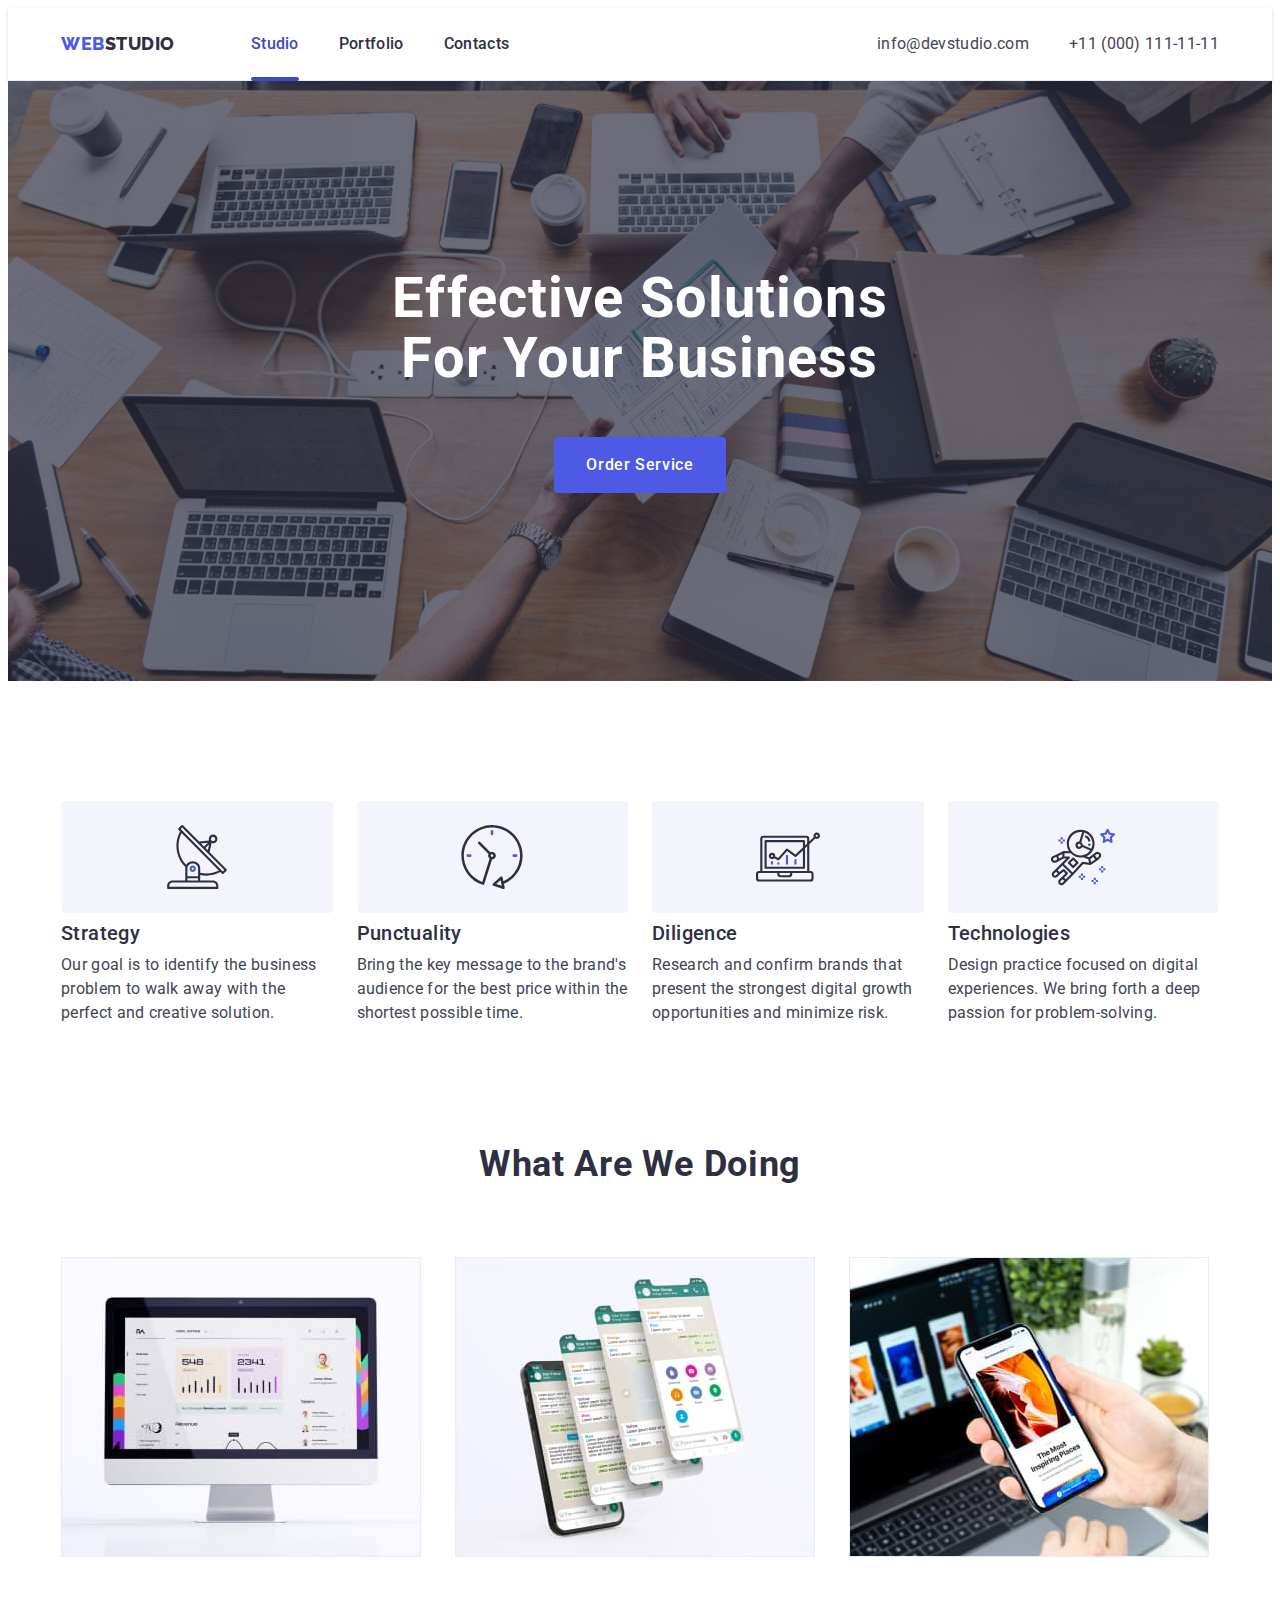
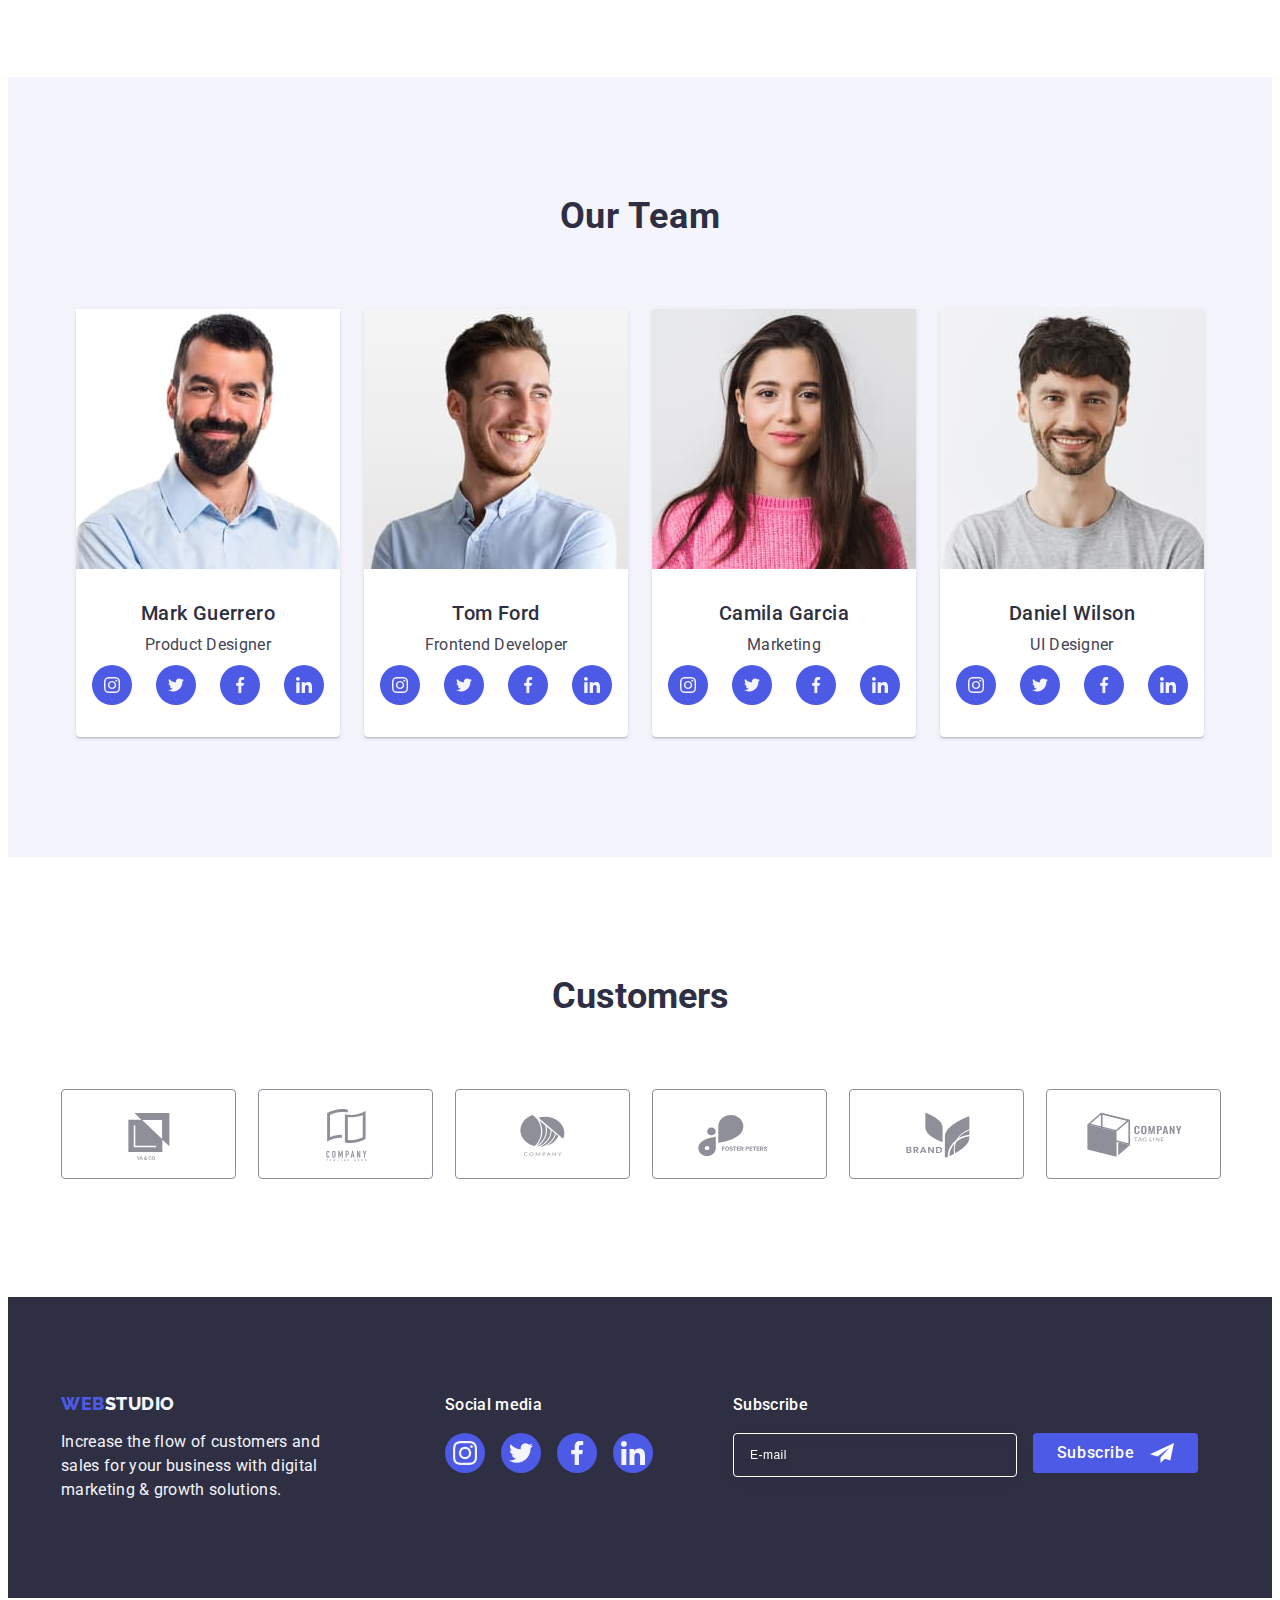
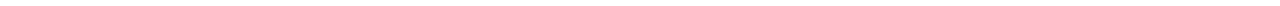
<file: index.html>
<!DOCTYPE html>
<html lang="en">
<head>
    <meta charset="UTF-8">
    <meta http-equiv="X-UA-Compatible" content="IE=edge">
    <meta name="viewport" content="width=device-width, initial-scale=1.0">
    <link rel="preconnect" href="https://fonts.googleapis.com">
    <link rel="preconnect" href="https://fonts.gstatic.com" crossorigin>
    <link href="https://fonts.googleapis.com/css2?family=Raleway:wght@800&family=Roboto:wght@400;500;700;900&display=swap" rel="stylesheet">

    <title>WebStudio</title>
    <link rel="stylesheet" href="https://cdnjs.cloudflare.com/ajax/libs/modern-normalize/2.0.0/modern-normalize.min.css" integrity="sha512-4xo8blKMVCiXpTaLzQSLSw3KFOVPWhm/TRtuPVc4WG6kUgjH6J03IBuG7JZPkcWMxJ5huwaBpOpnwYElP/m6wg==" crossorigin="anonymous" referrerpolicy="no-referrer" />
    <link rel="stylesheet" href="./css/style.css"/>

</head>
<body>
<header class="header">
    <div class="header-container container">
        <nav class="header-nav nav">
            <a class="logo-link link" href="./index.html">Web<span class="logo-studio-span">Studio</span></a>
            
            <ul class="header-menu list">
                <li class="header-menu-item"> <a class="header-menu-link link active" href="./index.html">Studio</a></li>
                <li class="header-menu-item"> <a class="header-menu-link link" href="./portfolio.html">Portfolio</a></li>
                <li class="header-menu-item"> <a class="header-menu-link link" href="">Contacts</a></li>
            </ul>
            </nav> 
<button class="menu-open-btn" data-menu-open>
    <svg class="menu-open-icon" width="32" height="22">
        <use href="./images/icons.svg#menu-hamburger"></use>
    </svg>
</button>
        <address class="header-contact">
            <ul class="header-contact-menu list">
                <li class="header-contact-item">
                    <a class="header-contact-link link" href="mailto:info@devstudio.com">info@devstudio.com</a>
                </li>
                <li class="header-contact-item">
                    <a class="header-contact-link link" href="tel:+110001111111">+11 (000) 111-11-11</a>
                </li>
            </ul>
        </address>
    </div>

    <div class="menu-container js-menu-container " data-menu>
        <button type="button" class="menu-close-button" data-menu-close>
             <svg class="menu-close-icon" width="8" height="8">
                  <use href="./images/modal.svg#icon-close-black-18dp-2-1"></use>
              </svg>
        </button>
        <div class="mob-wrap">
             <nav class="mob-menu-nav">
                  <ul class="mob-menu-list list">
                       <li class="mob-menu-item"> <a class="mob-menu-link link current" href="./index.html">Studio</a></li>
                       <li class="mob-menu-item"> <a class="mob-menu-link link" href="./portfolio.html">Portfolio</a></li>
                       <li class="mob-menu-item"> <a class="mob-menu-link link" href="">Contacts</a></li>
                   </ul>
             </nav>
             <div class="modal-contact-wrap">
                  <address class="mob-menu-address">
                       <ul class="mob-menu-adress-list list">
                            <li class="mob-adress-item">
                                <a class="mob-tel-link link" href="tel:+110001111111">+11 (000) 111-11-11</a>
                            </li>
                            <li class="mob-adress-item">
                                <a class="mob-mail-link link" href="mailto:info@devstudio.com">info@devstudio.com</a>
                            </li>
                        </ul>
                  </address>
                  <div class="mob-menu-icon-wrap">
                       <ul class="mob-icons-list list">
                            <li class="mob-icons-item">
                                 <a href="" class="mob-icons-logo">
                                      <svg class="mob-team-icons" width="24" height="24">
                                           <use href="./images/soc-icons.svg#icon-instagram-2"></use>
                                      </svg>
                                 </a>
                            </li>
                            <li class="mob-icons-item">
                                 <a href="" class="mob-icons-logo">
                                      <svg class="mob-team-icons" width="24" height="24">
                                           <use href="./images/soc-icons.svg#icon-twitter-1"></use>
                                      </svg>
                                 </a>
                            </li>
                            <li class="mob-icons-item">
                                 <a href="" class="mob-icons-logo">
                                      <svg class="mob-team-icons" width="24" height="24">
                                           <use href="./images/soc-icons.svg#icon-facebook-1"></use>
                                      </svg>
                                 </a>
                            </li>
                            <li class="mob-icons-item">
                                 <a href="" class="mob-icons-logo">
                                      <svg class="mob-team-icons" width="24" height="24">
                                           <use href="./images/soc-icons.svg#icon-linkedin-1"></use>
                                      </svg>
                                 </a>
                            </li>
                       </ul>
                  </div>
             </div>
        </div>
   </div>
        
</header>

<main>
     <section class="hero-section">
        <div class="container-hero container">
            <h1 class="hero-title">Effective Solutions for Your Business</h1>
            <button type="button" class="hero-button" data-modal-open>Order Service</button>
        </div>
    </section> 
 

     <section class="main-content">
        <div class="main-container container">
            <h2 class="visually-hidden title">Content</h2>
        <ul class="content-list list">
            <li class="content-item" >
                <div class="content-item-icons">
                   <svg class="content-icons-images" width="64" height="64">
                    <use href="./images/icons.svg#icon-antenna-1"></use>
                   </svg>
                </div>
                <h3 class="content-title">Strategy</h3>
                <p class="content-text">Our goal is to identify the business problem to walk away with the perfect and creative solution.</p>
            </li>
            <li class="content-item">
                <div class="content-item-icons">
                   <svg class="content-icons-images" width="64" height="64">
                    <use href="./images/icons.svg#icon-clock-1"></use>
                   </svg>  
                </div>
                <h3 class="content-title">Punctuality</h3>
                <p class="content-text">Bring the key message to the brand's audience for the best price within the shortest possible time.</p>
            </li>
            <li class="content-item">
                <div class="content-item-icons">
                   <svg class="content-icons-images" width="64" height="64">
                    <use href="./images/icons.svg#icon-diagram-1"></use>
                   </svg> 
                </div>
                <h3 class="content-title">Diligence</h3>
                <p class="content-text">Research and confirm brands that present the strongest digital growth opportunities and minimize risk.</p>
            </li>
            <li class="content-item">
                <div class="content-item-icons">
                   <svg class="content-icons-images" width="64" height="64">
                    <use href="./images/icons.svg#icon-astronaut-1"></use>
                   </svg>  
                </div>
                <h3 class="content-title">Technologies</h3>
                <p class="content-text">Design practice focused on digital experiences. We bring forth a deep passion for problem-solving.</p>
            </li>
        </ul>
        </div>
    </section> 

     <section class="main-section-process">
        <div class="process-container container">
            <h2 class="process-title">What are we doing</h2>
        <ul class="process-menu list">
            <li class="process-item">
                <img
  srcset="./images/desktop1x.jpg 1x, ./images/desktop2x.jpg 2x"
  src="./images/desktop1x.jpg"
  alt="computer monitor" width="360"
/>
            </li>
            <li class="process-item">
                <img
  srcset="./images/phone1x.jpg 1x, ./images/phone2x.jpg 2x"
  src="./images/phone1x.jpg"
  alt="mobile phone" width="360"
/>
            </li>
            <li class="process-item">
                <img
                srcset="./images/device1x.jpg 1x, ./images/device2x.jpg 2x"
                src="./images/device1x.jpg"
                alt="mobile phone and computer" width="360"
              />
            </li>
        </ul>

        </div>       
    </section> 

    <section class="main-section-team">
        <div class="team-container container">
            <h2 class="team-title">Our Team</h2>
        <ul class="team-menu list">
            <li class="team-menu-item">
                <img
  srcset="./images/mark1x.jpg 1x, ./images/mark-2x.jpg 2x"
  src="./images/mark1x.jpg"
  alt="Mark Guerrero" width="264"
/>
                <div class="name-container">
                    <h3 class="team-subtitle">Mark Guerrero</h3>
                    <p class="team-text">Product Designer</p>
                    <ul class="team-menu-team">
                        <li class="team-menu-items">
                            <a href="" class="social-link">
                                <svg class="social-icon" width="16" height="16">
                                    <use href="./images/soc-icons.svg#icon-instagram-2"></use>
                            
                                </svg>           
                            </a>
                        </li>
                        <li class="team-menu-items">
                            <a href="" class="social-link">
                                <svg class="social-icon" width="16" height="16">
                                    <use href="./images/soc-icons.svg#icon-twitter-1"></use>
                                </svg>
                            </a>
                        </li>
                        <li class="team-menu-items">
                            <a href="" class="social-link">
                                <svg class="social-icon" width="16" height="16">
                                    <use href="./images/soc-icons.svg#icon-facebook-1"></use>
                                </svg>
                            </a>
                        </li>
                        <li class="team-menu-items">
                            <a href="" class="social-link">
                                <svg class="social-icon" width="16" height="16">
                                    <use href="./images/soc-icons.svg#icon-linkedin-1"></use>
                                </svg>
                            </a>
                        </li>
                            
                    </ul>
                </div>
            </li>
            <li class="team-menu-item">
                <img
  srcset="./images/tom1x.jpg 1x, ./images/tom-2x.jpg 2x"
  src="./images/tom1x.jpg"
  alt="Tom Ford" width="264"
/>
                <div class="name-container ">
                    <h3 class="team-subtitle">Tom Ford</h3>
                    <p class="team-text">Frontend Developer</p>
                    <ul class="team-menu-team">
                        <li class="team-menu-items">
                            <a href="" class="social-link">
                                <svg class="social-icon" width="16" height="16">
                                    <use href="./images/soc-icons.svg#icon-instagram-2"></use>
                            
                                </svg>    
                            </a>
                        </li>
                        <li class="team-menu-items">
                            <a href="" class="social-link">
                                <svg class="social-icon" width="16" height="16">
                                    <use href="./images/soc-icons.svg#icon-twitter-1"></use>
                                </svg>
                            </a>
                        </li>
                        <li class="team-menu-items">
                            <a href="" class="social-link">
                                <svg class="social-icon" width="16" height="16">
                                    <use href="./images/soc-icons.svg#icon-facebook-1"></use>
                                </svg>
                            </a>
                        </li>
                        <li class="team-menu-items">
                            <a href="" class="social-link">
                                <svg class="social-icon" width="16" height="16">
                                    <use href="./images/soc-icons.svg#icon-linkedin-1"></use>
                                </svg>
                            </a>
                        </li>
                            
                    </ul>
                </div>
            </li>
            <li class="team-menu-item">
                <img
  srcset="./images/camila1x.jpg 1x, ./images/camila-2x.jpg 2x"
  src="./images/camila1x.jpg"
  alt="Camila Garcia" width="264"
/>
                <div class="name-container ">
                    <h3 class="team-subtitle">Camila Garcia</h3>
                    <p class="team-text">Marketing</p> 
                    <ul class="team-menu-team">
                        <li class="team-menu-items">
                            <a href="" class="social-link">
                                <svg class="social-icon" width="16" height="16">
                                    <use href="./images/soc-icons.svg#icon-instagram-2"></use>
                            
                                </svg>            
                            </a>
                        </li>
                        <li class="team-menu-items">
                            <a href="" class="social-link">
                                <svg class="social-icon" width="16" height="16">
                                    <use href="./images/soc-icons.svg#icon-twitter-1"></use>
                                </svg>
                            </a>
                        </li>
                        <li class="team-menu-items">
                            <a href="" class="social-link">
                                <svg class="social-icon" width="16" height="16">
                                    <use href="./images/soc-icons.svg#icon-facebook-1"></use>
                                </svg>
                            </a>
                        </li>
                        <li class="team-menu-items">
                            <a href="" class="social-link">
                                <svg class="social-icon" width="16" height="16">
                                    <use href="./images/soc-icons.svg#icon-linkedin-1"></use>
                                </svg>
                            </a>
                        </li>
                            
                    </ul>
                </div>
            </li>
            <li class="team-menu-item">
                <img
  srcset="./images/daniel1x.jpg 1x, ./images/daniel-2x.jpg 2x"
  src="./images/daniel1x.jpg"
  alt="Daniel Wilson" width="264"
/>
                <div class="name-container ">
                    <h3 class="team-subtitle">Daniel Wilson</h3>
                    <p class="team-text">UI Designer</p> 
                    <ul class="team-menu-team">
                        <li class="team-menu-items">
                            <a href="#" class="social-link">
                                <svg class="social-icon" width="16" height="16">
                                    <use href="./images/soc-icons.svg#icon-instagram-2"></use>
                            
                                </svg>            
                            </a>
                        </li>
                        <li class="team-menu-items">
                            <a href="#" class="social-link">
                                <svg class="social-icon" width="16" height="16">
                                    <use href="./images/soc-icons.svg#icon-twitter-1"></use>
                                </svg>
                            </a>
                        </li>
                        <li class="team-menu-items">
                            <a href="#" class="social-link">
                                <svg class="social-icon" width="16" height="16">
                                    <use href="./images/soc-icons.svg#icon-facebook-1"></use>
                                </svg>
                            </a>
                        </li>
                        <li class="team-menu-items">
                            <a href="#" class="social-link">
                                <svg class="social-icon" width="16" height="16">
                                    <use href="./images/soc-icons.svg#icon-linkedin-1"></use>
                                </svg>
                            </a>
                        </li>
                    
                    </ul>
                </div>
            </li>
        </ul>
        </div>        
    </section>

 <section class="customers">
    <div class="customers-container container">
        <h2 class="customers-title">Customers</h2>
        <ul class="customers-menu">
            <li class="customers-item ">
                <a href="#" class="customers-link">
                    <svg class="customers-icon" width="104" height="56">
                        <use href="./images/customers.svg#icon-Logo"></use>
                    </svg> 
                </a>

            </li>
            <li class="customers-item ">
                <a href="#" class="customers-link">
                    <svg class="customers-icon" width="104" height="56">
                        <use href="./images/customers.svg#icon-Logo-2"></use>
                    </svg>
                </a>

            </li>
            <li class="customers-item ">
                <a href="#" class="customers-link">
                    <svg class="customers-icon" width="104" height="56">
                        <use href="./images/customers.svg#icon-Logo-3"></use>
                    </svg> 
                </a>

            </li>
            <li class="customers-item ">
                <a href="#" class="customers-link">
                    <svg class="customers-icon" width="104" height="56">
                        <use href="./images/customers.svg#icon-Logo-4"></use>
                    </svg> 
                </a>

            </li>
            <li class="customers-item ">
                <a href="#" class="customers-link">
                    <svg class="customers-icon" width="104" height="56">
                        <use href="./images/customers.svg#icon-Logo-5"></use>
                    </svg>
                </a>

            </li>
            <li class="customers-item ">
                <a href="#" class="customers-link">
                    <svg class="customers-icon" width="104" height="56">
                        <use href="./images/customers.svg#icon-Logo-6"></use>
                    </svg>
                </a>

            </li>

        </ul>

    </div>

</section>

</main>

 <footer class="footer">
    <div class="footer-container container">
        <div class="logotype-footer">
            <a class="logo-footer link" href="./index.html">Web<span class="logo-studio-footer">Studio</span></a>
            <p class="footer-text">Increase the flow of customers and sales for your business with digital marketing & growth solutions.</p>
        </div>
        <div class="footer-icon-menu">
            <p class="footer-icon-text">Social media</p>
            <ul class="icon-menu">
                <li class="footer-icon-item">
                    <a href="#" class="footer-icon-link">
                        <svg class="footer-icons" width="24" height="24">
                            <use href="./images/soc-icons.svg#icon-instagram-2">

                            </use>
                        </svg>
                    </a>
                </li>
                <li class="footer-icon-item">
                    <a href="#" class="footer-icon-link">
                        <svg class="footer-icons" width="24" height="24">
                            <use href="./images/soc-icons.svg#icon-twitter-1"></use>
                        </svg>
                    </a>
                </li>
                <li class="footer-icon-item">
                    <a href="#" class="footer-icon-link">
                        <svg class="footer-icons" width="24" height="24">
                            <use href="./images/soc-icons.svg#icon-facebook-1"></use>
                        </svg>
                    </a>
                </li>
                <li class="footer-icon-item ">
                    <a href="#" class="footer-icon-link">
                        <svg class="footer-icons" width="24" height="24">
                            <use href="./images/soc-icons.svg#icon-linkedin-1"></use>
                        </svg>
                    </a>
                </li>
            </ul>

        </div>

        <div class="footer-form-container">
            <p class="footer-modal-label">Subscribe</p>
            <form class="footer-form"> 
            <label class="footer-form-lable">
                <input
                 type="email"
                 placeholder="E-mail"
                 name="footer-email"
                 class="footer-input"
                 />
            </label>
            <button type="submit" class="footer-input-button">Subscribe
            <svg class="footer-btn-input" width="24" height="24">
                <use href="./images/symbol-defs-3.svg#icon-Frame-3"></use>
            </svg>
            </button>
            </form>
         </div>
 </div>    
  

</footer> 
 <div class="backdrop is-hidden" data-modal>
    <div class="modal">
        <button type="button" class="modal-button" data-modal-close>
            <svg class="button-icon-close" width="8" height="8">
                <use href="./images/modal.svg#icon-close-black-18dp-2-1"></use>
             </svg>
        </button>
        
            <p class="modal-title">
                Leave your contacts and we will call you back</p>
            <form class="modal-form">
                <div class="modal-field">
                    <label for="user-name" class="modal-label">Name</label>
                    <div class="input-wrap">
                        <input
                         name="user-name"
                         type="text"
                         class="modal-input"
                         id="user-name"/>
                    <svg class="icon-input" width="18" height="24">
                    <use href="./images/symbol-defs-2.svg#icon-person-black-18dp-1">
                    </use>
                    </svg>
                    </div>
                </div>

                <div class="modal-field">
                    <label for="user-tel" class="modal-label">Phone</label>
                    <div class="input-wrap">
                        <input
                         name="user-tel"
                         type="tel"
                         class="modal-input"
                         id="user-tel"/>
                    <svg class="icon-input" width="18" height="24">
                    <use href="./images/symbol-defs-2.svg#icon-phone-black-18dp-1">
                    </use>
                    </svg>
                    </div>
                </div>

                <div class="modal-field">
                    <label for="user-email" class="modal-label">Email</label>
                    <div class="input-wrap">
                        <input
                         name="user-email"
                         type="email"
                         class="modal-input"
                         id="user-email"/>
                    <svg class="icon-input" width="18" height="24">
                    <use href="./images/symbol-defs-2.svg#icon-email-black-18dp-1">
                    </use>
                    </svg>
                    </div>
                </div>

                <div class="modal-field-textarea">
                    <label for="user-comment" class="modal-label">Comment</label>
                    <textarea
                         name="user-comment"
                         placeholder="Text input"
                         class="modal-textarea"
                         id="user-comment"></textarea>
                </div>

                <div class="modal-privat-policy">
                    <input
                       type="checkbox"
                       name="user-privacy"
                       id="user-privacy"
                       class="input-check visually-hidden"
                       value="true"/>

                    <label class="check-text" for="user-privacy">
                        <span class="check-user-privacy">
                            <svg class="check-icon" width="10" height="8">
                                <use href="./images/galka.svg#icon-Vector"></use>
                            </svg>
                        </span>
                        I accept the terms and conditions of the &nbsp;
                        <a class="modal-policy-link" href="">Privacy Policy</a>   
                    </label>
                </div>
                <button type="submit" class="modal-send-button">Send</button>
            </form>

        </div>
        
         
    </div> 

<script src="./js/mobile-menu.js"></script>
<script src="./js/modal.js"></script>
</body>
</html>
</file>
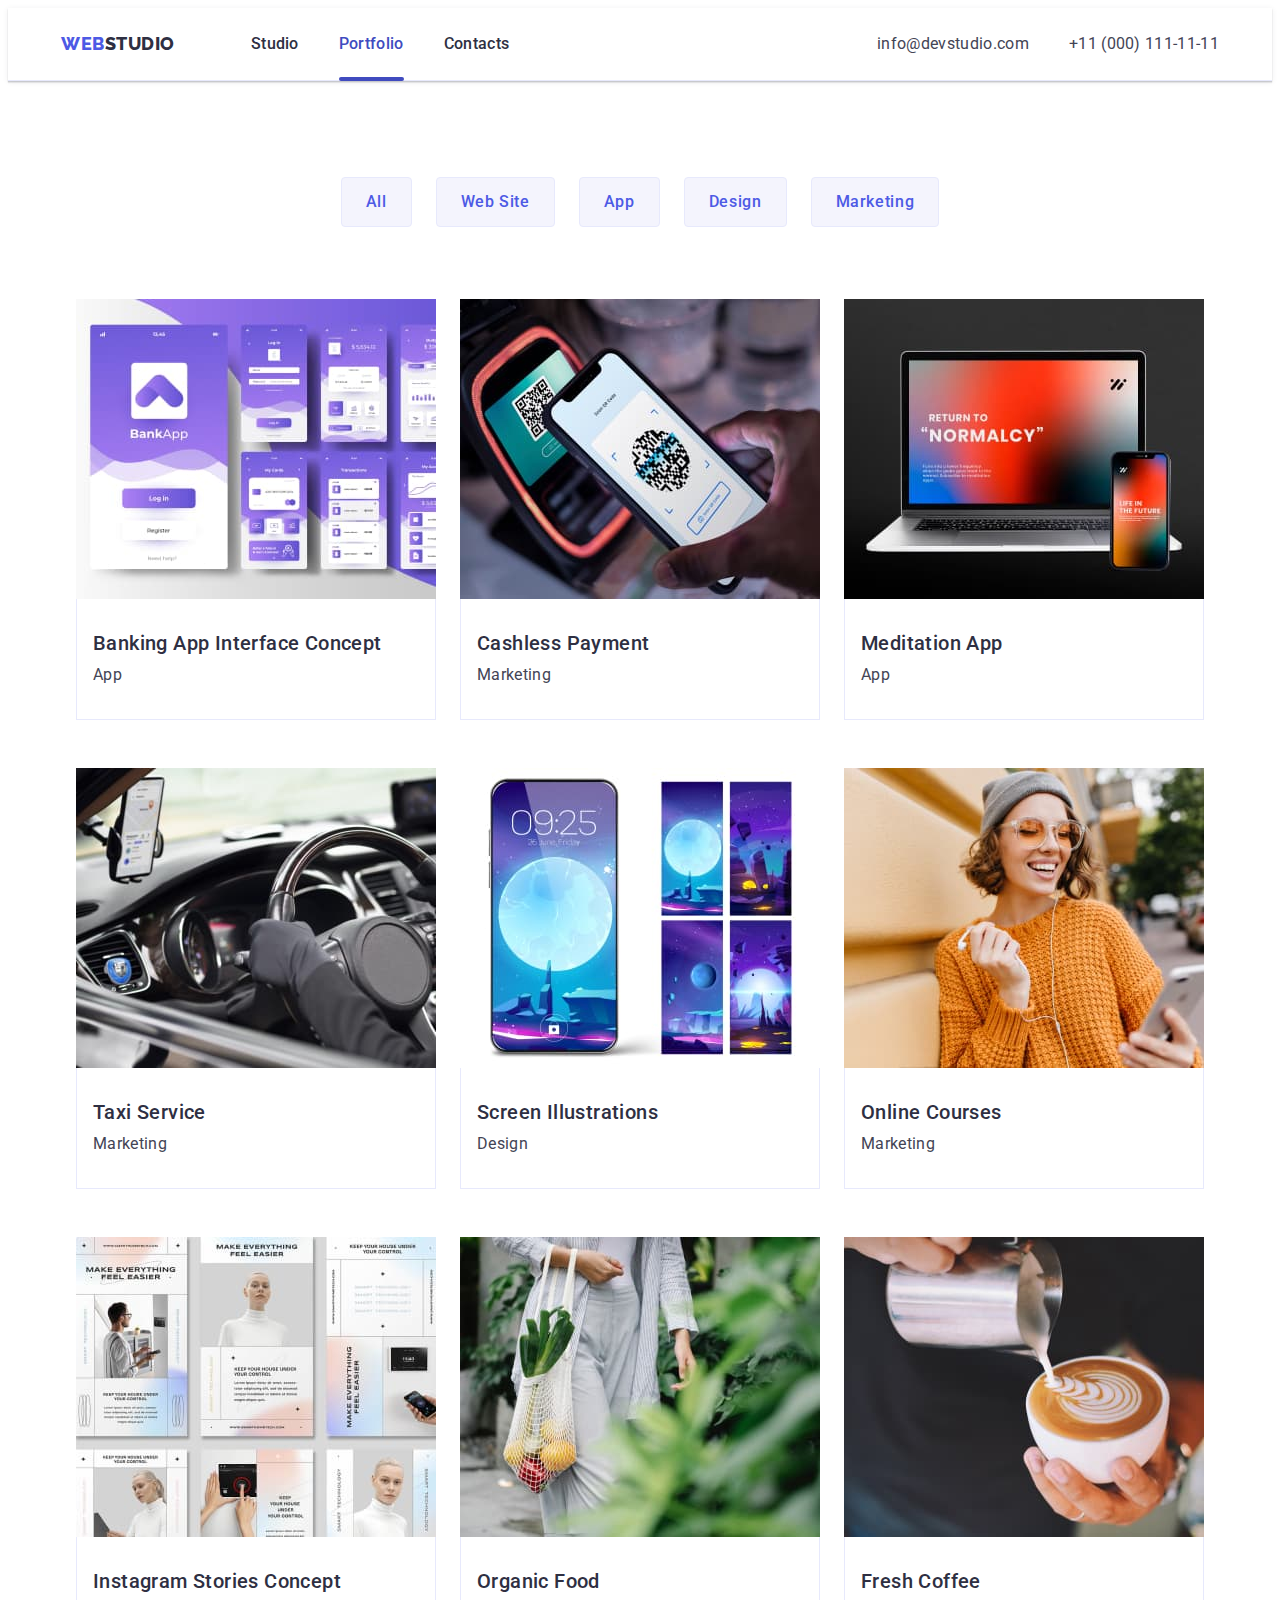
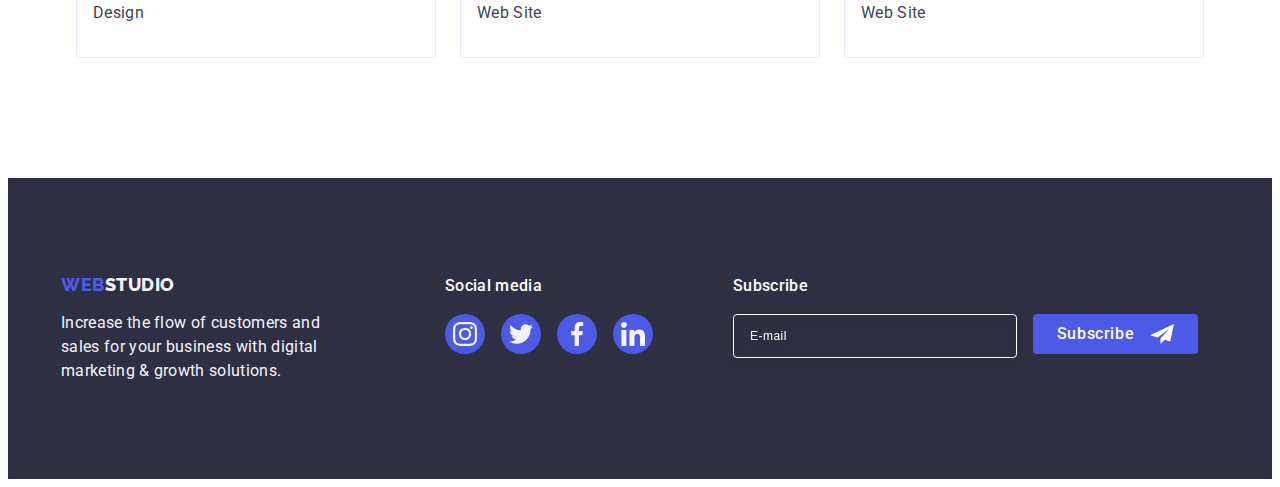
<file: portfolio.html>
<!DOCTYPE html>
<html lang="en">
<head>
    <meta charset="UTF-8">
    <meta http-equiv="X-UA-Compatible" content="IE=edge">
    <meta name="viewport" content="width=device-width, initial-scale=1.0">
    <link rel="preconnect" href="https://fonts.googleapis.com">
    <link rel="preconnect" href="https://fonts.gstatic.com" crossorigin>
    <link href="https://fonts.googleapis.com/css2?family=Raleway:wght@800&family=Roboto:wght@400;500;700;900&display=swap" rel="stylesheet">

    <title>WebStudio</title>
    <link rel="stylesheet" href="https://cdnjs.cloudflare.com/ajax/libs/modern-normalize/2.0.0/modern-normalize.min.css" integrity="sha512-4xo8blKMVCiXpTaLzQSLSw3KFOVPWhm/TRtuPVc4WG6kUgjH6J03IBuG7JZPkcWMxJ5huwaBpOpnwYElP/m6wg==" crossorigin="anonymous" referrerpolicy="no-referrer" />
    <link rel="stylesheet" href="./css/style.css"/>
  
</head>
<body>
    <header class="header">
        <div class="header-container container">
            <nav class="header-nav nav">
                <a class="logo-link link" href="./index.html">Web<span class="logo-studio-span">Studio</span></a>
                
                <ul class="header-menu list">
                    <li class="header-menu-item"> <a class="header-menu-link link" href="./index.html">Studio</a></li>
                    <li class="header-menu-item"> <a class="header-menu-link link active" href="./portfolio.html">Portfolio</a></li>
                    <li class="header-menu-item"> <a class="header-menu-link link" href="">Contacts</a></li>
                </ul>
                </nav> 
                <button class="menu-open-btn" data-menu-open>
                    <svg class="menu-open-icon" width="32" height="22">
                        <use href="./images/icons.svg#menu-hamburger"></use>
                    </svg>
                </button>
    
            <address class="header-contact">
                <ul class="header-contact-menu list">
                    <li class="header-contact-item">
                        <a class="header-contact-link link" href="mailto:info@devstudio.com">info@devstudio.com</a>
                    </li>
                    <li class="header-contact-item">
                        <a class="header-contact-link link" href="tel:+110001111111">+11 (000) 111-11-11</a>
                    </li>
                </ul>
            </address>
        </div>
        <div class="menu-container js-menu-container " data-menu>
            <button type="button" class="menu-close-button" data-menu-close>
                 <svg class="menu-close-icon" width="8" height="8">
                      <use href="./images/modal.svg#icon-close-black-18dp-2-1"></use>
                  </svg>
            </button>
            <div class="mob-wrap">
                 <nav class="mob-menu-nav">
                      <ul class="mob-menu-list list">
                           <li class="mob-menu-item"> <a class="mob-menu-link link current" href="./index.html">Studio</a></li>
                           <li class="mob-menu-item"> <a class="mob-menu-link link" href="./portfolio.html">Portfolio</a></li>
                           <li class="mob-menu-item"> <a class="mob-menu-link link" href="">Contacts</a></li>
                       </ul>
                 </nav>
                 <div class="modal-contact-wrap">
                      <address class="mob-menu-address">
                           <ul class="mob-menu-adress-list list">
                                <li class="mob-adress-item">
                                    <a class="mob-tel-link link" href="tel:+110001111111">+11 (000) 111-11-11</a>
                                </li>
                                <li class="mob-adress-item">
                                    <a class="mob-mail-link link" href="mailto:info@devstudio.com">info@devstudio.com</a>
                                </li>
                            </ul>
                      </address>
                      <div class="mob-menu-icon-wrap">
                           <ul class="mob-icons-list list">
                                <li class="mob-icons-item">
                                     <a href="" class="mob-icons-logo">
                                          <svg class="mob-team-icons" width="24" height="24">
                                               <use href="./images/soc-icons.svg#icon-instagram-2"></use>
                                          </svg>
                                     </a>
                                </li>
                                <li class="mob-icons-item">
                                     <a href="" class="mob-icons-logo">
                                          <svg class="mob-team-icons" width="24" height="24">
                                               <use href="./images/soc-icons.svg#icon-twitter-1"></use>
                                          </svg>
                                     </a>
                                </li>
                                <li class="mob-icons-item">
                                     <a href="" class="mob-icons-logo">
                                          <svg class="mob-team-icons" width="24" height="24">
                                               <use href="./images/soc-icons.svg#icon-facebook-1"></use>
                                          </svg>
                                     </a>
                                </li>
                                <li class="mob-icons-item">
                                     <a href="" class="mob-icons-logo">
                                          <svg class="mob-team-icons" width="24" height="24">
                                               <use href="./images/soc-icons.svg#icon-linkedin-1"></use>
                                          </svg>
                                     </a>
                                </li>
                           </ul>
                      </div>
                 </div>
            </div>
       </div>         
    </header>

  <main class="main">  
    <section class="galleri">
        <div class="portfolio-container container">
            <h1 class="visually-hidden title">Portfolio </h1>
        <ul class="button-menu list">
            <li class="button-item">
                <button type="button" class="text-button">All</button>
            </li>
            <li class="button-item">
                <button type="button" class="text-button">Web Site</button>
            </li>
            <li class="button-item">
                <button type="button" class="text-button">App</button>
            </li>
            <li class="button-item">
                <button type="button" class="text-button">Design</button>
            </li>
            <li class="button-item">
                <button type="button" class="text-button">Marketing</button>
            </li>
        </ul>

        <ul class="photo-menu list">
            <li class="photo-item">
                
                    <a href="#" class="images link"> 
                <div class="images-cards-app">    
                        <img src="./images/imgp1.jpg" 
                        alt="interface" 
                        width="360"
                        height="300"/>
                        <p class="menu-cover-text">14 Stylish and User-Friendly App Design Concepts · Task Manager App · Calorie Tracker App · Exotic Fruit Ecommerce App · Cloud Storage App</p>
                </div>
            
                <div class="item-container ">
                    <h2 class="header-photo">Banking App Interface Concept</h2>
                    <p class="text-photo">App</p>
                </div>               
            </a>
            </li>
            
            <li class="photo-item">
                
                    <a href="#" class="images link">
                <div class="images-cards-app"> 
                        <img src="./images/imgp2.jpg"
                        alt="phone payment"
                        width="360"
                        height="300"/>
                        <p class="menu-cover-text">14 Stylish and User-Friendly App Design Concepts · Task Manager App · Calorie Tracker App · Exotic Fruit Ecommerce App · Cloud Storage App</p>
                </div>
            
                <div class="item-container ">
                    <h2 class="header-photo">Cashless Payment</h2>
                    <p class="text-photo">Marketing</p>
                </div>
            </a>
            </li>

            <li class="photo-item">
                
                    <a href="#" class="images link">
                <div class="images-cards-app">        
                        <img src="./images/imgp3.jpg"
                        alt="lap top"
                        width="360"
                        height="300"/>
                        <p class="menu-cover-text">14 Stylish and User-Friendly App Design Concepts · Task Manager App · Calorie Tracker App · Exotic Fruit Ecommerce App · Cloud Storage App</p>
                </div>
            
                <div class="item-container ">
                    <h2 class="header-photo">Meditation App</h2>
                    <p class="text-photo">App</p>
                </div>
            </a>           
            </li>

            <li class="photo-item">
             
                    <a href="#" class="images link">
                <div class="images-cards-app">
                        <img src="./images/imgp4.jpg"
                        alt="car"
                        width="360"
                        height="300" />
                        <p class="menu-cover-text">14 Stylish and User-Friendly App Design Concepts · Task Manager App · Calorie Tracker App · Exotic Fruit Ecommerce App · Cloud Storage App</p>
                </div>
                
                    <div class="item-container ">
                        <h2 class="header-photo">Taxi Service</h2>
                        <p class="text-photo">Marketing</p>
                    </div>                  
                </a>
                </li>

            <li class="photo-item">
                
                    <a href="#" class="images link">
                <div class="images-cards-app">
                        <img src="./images/imgp5.jpg"
                        alt="screen"
                        width="360"
                        height="300" />
                        <p class="menu-cover-text">14 Stylish and User-Friendly App Design Concepts · Task Manager App · Calorie Tracker App · Exotic Fruit Ecommerce App · Cloud Storage App</p>
                </div>
                
                    <div class="item-container ">
                        <h2 class="header-photo">Screen Illustrations</h2>
                        <p class="text-photo">Design</p>
                    </div>                  
                </a>
                </li>

            <li class="photo-item">
               
                    <a href="#" class="images link">
                <div class="images-cards-app">
                        <img src="./images/imgp6.jpg"
                        alt="girl with phone"
                        width="360"
                        height="300" />
                        <p class="menu-cover-text">14 Stylish and User-Friendly App Design Concepts · Task Manager App · Calorie Tracker App · Exotic Fruit Ecommerce App · Cloud Storage App</p>
                </div>
                
                    <div class="item-container ">
                        <h2 class="header-photo">Online Courses</h2>
                        <p class="text-photo">Marketing</p>
                    </div>                   
                </a>      
            </li>

            <li class="photo-item">
                
                    <a href="#" class="images link">
                <div class="images-cards-app">
                        <img src="./images/imgp7.jpg"
                        alt="instagram stories"
                        width="360"
                        height="300" />
                        <p class="menu-cover-text">14 Stylish and User-Friendly App Design Concepts · Task Manager App · Calorie Tracker App · Exotic Fruit Ecommerce App · Cloud Storage App</p>
                </div>
                
                    <div class="item-container ">
                        <h2 class="header-photo">Instagram Stories Concept</h2>
                        <p class="text-photo">Design</p>
                    </div>                   
                </a>     
            </li>

            <li class="photo-item">
               
                    <a href="#" class="images link">
                <div class="images-cards-app">
                        <img src="./images/imgp8.jpg"
                        alt="girl with orange"
                        width="360"
                        height="300" />
                        <p class="menu-cover-text">14 Stylish and User-Friendly App Design Concepts · Task Manager App · Calorie Tracker App · Exotic Fruit Ecommerce App · Cloud Storage App</p>
                </div>
                
                    <div class="item-container ">
                        <h2 class="header-photo">Organic Food</h2>
                        <p class="text-photo">Web Site</p>
                    </div>
                </a>              
            </li>

            <li class="photo-item">
               
                    <a href="#" class="images link">
                <div class="images-cards-app">
                        <img src="./images/imgp9.jpg"
                        alt="coffe"
                        width="360"
                        height="300" />
                        <p class="menu-cover-text">14 Stylish and User-Friendly App Design Concepts · Task Manager App · Calorie Tracker App · Exotic Fruit Ecommerce App · Cloud Storage App</p>
                </div>
                
                    <div class="item-container ">
                        <h2 class="header-photo">Fresh Coffee</h2>
                        <p class="text-photo">Web Site</p>
                    </div>
                </a>
            </li>
        </ul>
        </div>
        
    </section>
</main> 

<footer class="footer">
    <div class="footer-container container">
        <div class="logotype-footer">
            <a class="logo-footer link" href="./index.html">Web<span class="logo-studio-footer">Studio</span></a>
            <p class="footer-text">Increase the flow of customers and sales for your business with digital marketing & growth solutions.</p>
        </div>
        <div class="footer-icon-menu">
            <p class="footer-icon-text">Social media</p>
            <ul class="icon-menu">
                <li class="footer-icon-item">
                    <a href="#" class="footer-icon-link">
                        <svg class="footer-icons" width="24" height="24">
                            <use href="./images/soc-icons.svg#icon-instagram-2">

                            </use>
                        </svg>
                    </a>
                </li>
                <li class="footer-icon-item">
                    <a href="#" class="footer-icon-link">
                        <svg class="footer-icons" width="24" height="24">
                            <use href="./images/soc-icons.svg#icon-twitter-1">

                            </use>
                        </svg>
                    </a>
                </li>
                <li class="footer-icon-item">
                    <a href="#" class="footer-icon-link">
                        <svg class="footer-icons" width="24" height="24">
                            <use href="./images/soc-icons.svg#icon-facebook-1">

                            </use>
                        </svg>
                    </a>
                </li>
                <li class="footer-icon-item">
                    <a href="#" class="footer-icon-link">
                        <svg class="footer-icons" width="24" height="24">
                            <use href="./images/soc-icons.svg#icon-linkedin-1">

                            </use>
                        </svg>
                    </a>
                </li>
            </ul>

        </div>
        
        <div class="footer-form-container">
            <p class="footer-modal-label">Subscribe</p>
            <form class="footer-form"> 
            <label class="footer-form-lable">
                <input
                 type="email"
                 placeholder="E-mail"
                 name="footer-email"
                 class="footer-input"
                 />
            </label>
            <button type="submit" class="footer-input-button">Subscribe
            <svg class="footer-btn-input" width="24" height="24">
                <use href="./images/symbol-defs-3.svg#icon-Frame-3"></use>
            </svg>
            </button>
            </form>
         </div>

    </div>
    
</footer>

<script src="./js/mobile-menu.js"></script>
</body>
</html>
</file>
<file: css/style.css>
/** important **/

:root {
    --white-color: #FFFFFF;
    --primary-brand-color: #4d5ae5;
    --dark-color:#2e2f42;
    --text-color:#434455;
    --light-color:#F4F4FD;
    --passed-state-color:#404BBF;
    --success-color: #31D0AA;
    --suble-text-color:#8E8F99;
    --accent-color:#E7E9FC;

   

}

body {
    font-family: 'Roboto', sans-serif;
    color: #434455;
    background-color: var(--white-color);
    
    }

    p,h1,h2,h3,h4,h5,h6 {
        margin-top: 0;
        margin-bottom: 0;
    }

ul {
    list-style: none;
    margin-top: 0;
    margin-bottom: 0;
    padding-left: 0;
}

img {
    display: block;
    max-width: 100%;
    height: auto;
}

.link{
    text-decoration: none;
}

.visually-hidden {
  position: absolute;
  width: 1px;
  height: 1px;
  margin: -1px;
  border: 0;
  padding: 0;
  white-space: nowrap;
  clip-path: inset(100%);
  clip: rect(0 0 0 0);
  overflow: hidden;
}
.container {
    max-width: 428px;
    margin: 0 auto;
    padding-left: 15px;
    padding-right: 15px;
}

@media screen and (min-width: 768px) {
    .container {
        max-width: 768px;
    }

    
}
@media screen and (min-width: 1158px) {
    .container {
        max-width: 1158px;
    }

    
}
.active {
    position: relative;
    color: #404BBF;
}

.active::after {
    content:"";
    position: absolute;
    left: 0;
    bottom: -1px;
    height: 4px;
    width: 100%;
    background-color: #404BBF;
    border-radius: 2px;
}

.backdrop{
    position:fixed;
    top: 0;
    left: 0;
    width: 100%;
    height: 100%;
    background-color: rgba(46, 47, 66, 0.4);
    transition: opacity 250ms cubic-bezier(0.4, 0, 0.2, 1), visibility 250ms cubic-bezier(0.4, 0, 0.2, 1);
}

.is-hidden{
    opacity: 0;
    visibility: hidden; 
    pointer-events: none;

}



.modal{
    position: absolute;
    top: 50%;
    left: 50%;
    transform: translate(-50%, -50%) scale(1);
    transition: transform 250ms cubic-bezier(0.4, 0, 0.2, 1);
    width: 408px; 
    min-height: 584px; 
    background: #fcfcfc; 
    box-shadow: 0px 1px 1px rgba(0, 0, 0, 0.14), 0px 1px 3px rgba(0, 0, 0, 0.12), 0px 2px 1px rgba(0, 0, 0, 0.2);
    border-radius: 4px;
    padding: 72px 24px 24px 24px; 
}

.modal-button{
    position: absolute;
    top: 24px;
    right: 24px;
    width: 24px;
    height: 24px;
    border-radius: 50%;
    display:flex;
    align-items: center;
    justify-content: center;
    background-color: #e7e9fc;
    border: 1px solid rgba(0, 0, 0, 0.1);
    padding: 0;
    cursor: pointer;
    transition: background-color 250ms cubic-bezier(0.4, 0, 0.2, 1), border 250ms cubic-bezier(0.4, 0, 0.2, 1); 

}

.modal-button:hover{
    background-color: #404bbf;
    border: none; 
    fill: #ffffff
}

.modal-button:focus{
    background-color: #404bbf;
    border: none; 
    fill: #ffffff
}

.button-icon-close{
    transition: fill 250ms cubic-bezier(0.4, 0, 0.2, 1);

}

.footer-modal-label{
    margin-bottom: 16px; 
    font-weight: 500;
    font-size: 16px;
    line-height: 1.5; 
    letter-spacing: 0.02em;
    color: #ffffff;
    text-align: center;
}

.footer-form {
    width: 100%;
    display: flex;
    flex-direction: column;
    gap: 16px;
}

.footer-input {
    width: 264px;
    height: 40px;
    border: 1px solid #ffffff;
    background-color: transparent;
    font-size: 12px;
    line-height: 1.5;
    letter-spacing: 0.04em;
    padding-left: 16px;
    filter: drop-shadow(0px 4px 4px rgba(0, 0, 0, 0.15)); 
    border-radius: 4px;
    color: #ffffff;
    
}

.footer-input::placeholder{
    color: #FFFFFF;
}

.footer-input-button{
    min-width: 165px;
    height: 40px;
    display: flex;
    justify-content: center;
    align-items: center;
    font-family: "Roboto", sans-serif ;
    font-size: 16px;
    font-weight: 500;
    line-height: 1.5;
    letter-spacing: 0.04em;
    color: #ffffff ;
    cursor: pointer;
    background-color: #4D5AE5;
    border: none;
    border-radius: 4px; 
    margin: 0 auto;

}

.footer-btn-input{
    margin-left: 16px;

}

.modal-title{
    font-weight: 500;
    font-size: 16px;
    line-height: 1.5;
    text-align: center;
    letter-spacing: 0.02em;
    color: var(--dark-color);
    margin-bottom: 16px;
}

.modal-field{
    margin-bottom: 8px;
}

.modal-label{
    font-size: 12px;
    line-height: 1.17;
    letter-spacing: 0.04em; 
    color: var(--suble-text-color);
    display: block;
    margin-bottom: 4px;
}

.input-wrap {
    position: relative; 
}

.modal-input {
    width: 100%;
    height: 40px;
    border: 1px solid rgba(46, 47, 66, 0.4); 
    border-radius: 4px;
    background-color: transparent;
    padding-left: 38px;
    outline: transparent; 
    transition: border-color 250ms cubic-bezier(0.4, 0, 0.2, 1); 

}

.modal-input:focus {
    border-color: #4D5AE5;

}


.icon-input{
    position: absolute;
    left: 16px;
    top: 50%;
    transform: translateY(-50%); 
    transition: fill 250ms cubic-bezier(0.4, 0, 0.2, 1); 

}

.modal-input:focus +.icon-input{
    fill: #4D5AE5;

}

.modal-field-textarea{
    margin-bottom: 16px;
}

.modal-textarea{
    width: 100%;
    height: 120px; 
    font-size: 12px;
    line-height: 1.17;
    letter-spacing: 0.04em; 
    color: rgba(46, 47, 66, 0.4);
    border: 1px solid rgba(46, 47, 66, 0.4);
    border-radius: 4px;
    background-color: transparent;
    padding: 8px 16px;
    outline: transparent;
    resize: none;
    transition: border-color 250ms cubic-bezier(0.4, 0, 0.2, 1); 

}

.modal-textarea:focus{
    border-color: #4D5AE5; 
}

.modal-privat-policy{
    margin-bottom: 24px;
}

.check-text{
    font-size: 12px;
    line-height: 1.17; 
    letter-spacing: 0.04em;
    color: var(--suble-text-color);

}

.check-user-privacy{
    width: 16px;
    height: 16px;
    border: 1px solid rgba(46, 47, 66, 0.4); 
    border-radius: 2px; 
    transition: background-color 250ms cubic-bezier(0.4, 0, 0.2, 1), border 250ms cubic-bezier(0.4, 0, 0.2, 1), fill 250ms cubic-bezier(0.4, 0, 0.2, 1);
    display: inline-flex;
    align-items: center; 
    justify-content: center; 
    fill: transparent; 

}

.input-check:checked +.check-text>.check-user-privacy{ 
    background-color: var(--passed-state-color);
    border:none; 
    fill:var(--light-color);

}

.modal-policy-link{
    color: var(--primary-brand-color);   
}

.modal-send-button{
    display: block;
    margin-right: auto;
    margin-left: auto;
    min-width: 169px;
    height: 56px;
    font-family: "Roboto", sans-serif ;
    font-size: 16px ;
    font-weight: 500;
    line-height: 1.5 ;
    letter-spacing: 0.04em ;
    color: #ffffff;
    cursor: pointer ;
    background-color: #4D5AE5 ;
    border: none; 
    border-radius: 4px; 
    transition: background-color 250ms cubic-bezier(0.4, 0, 0.2, 1); 
}
/** LOGO **/

.logo-link {
    font-family: 'Raleway', sans-serif;
    color: var(--primary-brand-color);
    font-weight: 800;
    font-size: 18px;
    line-height: 1.17;
    letter-spacing: 0.03em;
    text-transform: uppercase;
    padding: 24px 0;
}

.logo-link.link {
    text-decoration:none;
}

.logo-studio-span {
    color: var(--dark-color);
}   

/** header **/

.header {
    border-bottom: 1px solid #e7e9fc;
    box-shadow: 0px 2px 1px rgba(46, 47, 66, 0.08), 0px 1px 1px rgba(46, 47, 66, 0.16), 0px 1px 6px rgba(46, 47, 66, 0.08);
}

.header-container {
    display: flex;
    align-items: center;
}



.header-menu {
    display: none; 
    gap: 40px;
}


.header-menu.list {
    list-style:none;
}

.header-menu-link {
    font-weight: 500;
    font-size: 16px;
    line-height: 1.5;
    letter-spacing: 0.02em;
    color: var(--dark-color);
    padding-top: 24px;
    padding-bottom: 24px;
    transition: color 250ms cubic-bezier(0.4, 0, 0.2, 1);
    position: relative;
    
}

.header-menu-link.active {
    color:#404bbf;
}

.header-menu-link.link {
    text-decoration:none ;
}

.header-menu-link:hover {
    color: #404bbf;
}

.header-menu-link:focus {
    color: #404bbf;
}

.header-nav {
    display: flex;
    align-items: center;
    flex-grow: 1;

}

/** mob-menu **/

.menu-open-btn {
    background-color: transparent;
    border: none;
    padding: 0;
    line-height: 0;
}
.menu-open-icon {
    stroke: #2E2F42;

}
.mob-wrap {
    display: flex;
    flex-direction: column;
    height: calc(100% - 24px);
}
.menu-container {
    position: fixed;
    top: 0;
    left: 0;
    z-index: 2;
    width: 100%;
    height: 100%;
    background-color: #FFFFFF;
    padding: 24px 24px 40px 40px;
    transform: translateX(100%);
    transition: transform 250ms cubic-bezier(0.4, 0, 0.2, 1);
    box-shadow: 0px 1px 6px 0px rgba(46, 47, 66, 0.08), 0px 1px 1px 0px rgba(46, 47, 66, 0.16), 0px 2px 1px 0px rgba(46, 47, 66, 0.08);

    opacity: 0;
     visibility: hidden;
     pointer-events: none;
}

.menu-container.is-open {
    transform: translateX(0);
        opacity: 1;
        visibility: visible;
        pointer-events: auto;
    
}
.menu-open-btn {
    border: none;
    background-color: transparent;
    width: 32px;
    padding: 0;
}

.menu-close-button {
    border-radius: 24px;
    border: 1px solid #e7e9fc;
    width: 24px;
    height: 24px;
    fill: var(--dark-color);
    display: flex;
    justify-content: center;
    align-items: center;
    margin-left: auto;
     }

   .menu-close-button:hover,
   .menu-close-button:focus {
     background-color: #4d5ae5;
     border: none;
     fill: #FFFFFF;
     }
     .mob-menu-nav {
        margin-top: 32px;
        margin-bottom: auto;
    }
    
    .mob-menu-list {
        display: flex;
        flex-direction: column;
        gap: 24px;
    }
    
    .mob-menu-item {
        width: calc((100% - 2 * 24px) / 3);
     }
     .mob-team-icons {
        fill: #ffffff;
    }
    
    .menu-icon {
        stroke: #2e2f42;
    }
    
    .mob-menu-link.current {
        position: relative;
        color: #404BBF;
    }
    .current::after {
        display: none;
    }
        .mob-menu-link {
            font-size: 24px;
            font-family: Roboto;
            font-weight: 700;
            line-height: 1.11;
            letter-spacing: 0.03em;
            text-transform: capitalize;
            color: #2e2f42;
        }
        
        .mob-menu-adress-list.list {
            display: flex;
            flex-direction: column;
            gap: 20px;
        }
        
        .mob-tel-link {
            font-size: 36px;
            font-family: Roboto;
            font-weight: 700;
            line-height: 40px;
            letter-spacing: 0.03em;
            text-transform: capitalize;
            color: #4d5ae5;
            font-style: normal;
        }
        
        .mob-mail-link {
            font-size: 20px;
            font-family: Roboto;
            font-weight: 500;
            line-height: 1.2;
            letter-spacing: 0.02em;
            color: #434455;
            font-style: normal;
        }
        .mob-menu-address {
            margin-bottom: 48px;
        }
        
        .mob-icons-list {
            display: flex;
            gap: 24px;
            max-width: 260px;
        }
        
        .mob-icons-item {
            flex-basis: calc(((100% - 3 * 24px) / 4) - 6px);
            width: 40px;
            height: 40px;
        }

        .mob-icons-logo {
            display: flex;
            align-items: center;
            justify-content: center;
            width: 100%;
            height: 100%;
            border-radius: 50%;
            background-color: #4d5ae5;
            transition: background-color 250ms cubic-bezier(0.4, 0, 0.2, 1);
        }
        
        .mob-icons-logo:hover {
            background-color: #404bbf;
        }
        
        .mob-icons-logo:focus {
            background-color: #404bbf;
        }
        
        
/** .menu-open-btn {
    background-color: transparent;
    border: none;
    padding: 0;
    line-height: 0;
}
.menu-open-icon {
    stroke: #2E2F42;

}
.mobile-menu {
    position: fixed;
    top: 0;
    left: 0;
    width: 100%;
    height: 100%;
    background-color: #FFFFFF;
    transform: translateX(100%);
    transition: transform 250ms ease-in-out;
    overflow: auto;
    pointer-events: none;

    /** opacity: 0;
    visibility: hidden;
    pointer-events: none; 

}

.mobile-menu-container {
    position: relative;
    padding: 80px 35px 40px 40px ;
 }
.menu-close-button {
    width: 24px;
    height: 24px;
    border-radius: 50%;
    border: 1px solid rgba(0, 0, 0, 0.10);
    position: absolute;
    top: 24px;
    right: 24px;
    padding: 0;
    background-color: transparent;
    line-height: 0;
    }

    .mobile-menu.is-open{
    transform: translateX(0);

     opacity: 1;
    visibility: visible;
    pointer-events: auto; 
    }

    .mob-nav{
        padding-bottom: 285px;
    }
    

.mob-menu-list{
    display: flex;
    flex-direction: column;
    gap: 40px;

}
.mob-current{
    color: #4D5AE5;
    transition: color 250ms;
    font-size: 36px;
    font-family: Roboto;
    font-weight: 700;
    line-height: 40px;
    letter-spacing: 0.72px;
    text-transform: capitalize;
}
.mob-menu-link{
    font-size: 36px;
    font-weight: 700;
    line-height: 40px;
    letter-spacing: 0.72px;
    text-transform: capitalize;
    color: #2E2F42;
}
.mob-adress-item{
    margin-bottom: 40px;
}
.mobile-social-list{
    display: flex;
    flex-direction: row;
    gap: 56px;
    padding-bottom: 40px;
}
.mobile-social-link{
    display: flex;
    width: 40px;
    height: 40px;
    background-color:var(--primary-brand-color);
    border-radius: 50%;
    align-items: center;
    justify-content: center;
    transition: background-color var(--transition);
}
.mob-tel-link{
    font-size: 20px;
    color: var(--primary-brand-color);
    font-weight: 700;
    line-height: 1.11;
    letter-spacing: 0.02em;
    text-transform: capitalize;
    font-style: normal;
}
.mob-mail-link{
    font-size: 20px;
    font-weight: 500;
    line-height: 1.2;
    letter-spacing: 0.02em;
    color: var(--text-color);
    font-style: normal;
} **/

/** ADRESS **/

.header-contact {
    font-style: normal ;
    display: none;

}

.header-contact-menu {
    list-style: none ;
    display: flex;
    gap: 40px;
}

.header-contact-menu.list {
    list-style: none;
}


.header-contact-link.link {
    text-decoration: none;
}

.header-contact-link {
    font-size: 16px ;
    line-height: 1.5 ;
    letter-spacing: 0.02em;
    color: var(--text-color);
    transition: color 250ms cubic-bezier(0.4, 0, 0.2, 1);

}

.header-contact-link.link:hover {
    color: #404bbf;
}

.header-contact-link.link:focus {
    color: #404bbf;
}

@media screen and (min-width: 768px) {
    .header-menu {
        display: flex;
    }
    .header-contact {
        display: block;
    }

    .menu-open-btn{
        display: none;
    }
    .logo-link {
        margin-right: 120px;
    }

    .header-contact-menu{
        flex-direction: column;
        gap: 12px;
        
    }
    .header-contact-link{
        font-size: 12px;
        line-height: 1.16;
    }

    .mobile-menu{
        display: none;
    }

}

@media screen and (min-width: 1158px) {
   .logo-link{
    margin-right: 76px;
   }

   .header-contact-menu{
    flex-direction: row;
    gap: 40px;
   }

   .header-contact-link{
    font-size: 16px;
    line-height: 1.5;
   }
    }

/** 1 СЕКЦИЯ **/

.hero-section { 
    background-color: var(--dark-color);
    background-image: linear-gradient(rgba(46, 47, 66, 0.7), rgba(46, 47, 66, 0.7)), 
     url(../images/hero-mob1x.jpg); 
     background-repeat: no-repeat;
     background-position: center;
     background-size: cover;

    max-width: 1440px;
    padding-top: 112px;
    padding-bottom: 112px;
    box-sizing: border-box;
}
@media screen and (min-device-pixel-ratio: 2) and (max-width: 767px),
 screen and (min-resolution: 192dpi) and (max-width: 767px),
 screen and (min-resolution: 2dppx) and (max-width: 767px) {
 .hero-section {
  background-image: linear-gradient(to right, rgba(46, 47, 66, 0.7), rgba(46, 47, 66, 0.7)),
   url(../images/hero-mob-2x.jpg);
 }
}

.container-hero {
    display: block;
}


.hero-title {
    color: var(--white-color);
    font-weight: 700;
    font-size: 36px;
    text-transform: capitalize;
    line-height: 1.11;
    text-align: center;
    letter-spacing: 0.02em;
    max-width: 320px;
    margin-bottom: 72px;
    margin-left: auto;
    margin-right: auto;
}

.hero-button {
    color: var(--white-color);
    background-color: #4D5AE5;
    font-family: inherit;
    font-weight: 500;
    font-size: 16px;
    line-height: 1.5;
    letter-spacing: 0.04em;
    cursor: pointer;
    min-width: 169px;
    height: 56px;
    border: none;
    border-radius: 4px; 
    display: block;
    margin: 0;
    padding: 16px 32px ;
    margin-right: auto;
    margin-left: auto;
    transition: background-color 250ms cubic-bezier(0.4, 0, 0.2, 1);
}

.hero-button:hover {
    background-color: #404BBF;
}

.hero-button:focus {
    background-color: #404BBF;
}
@media screen and (min-width: 768px) {
    .hero-section{
        background-image: linear-gradient(rgba(46, 47, 66, 0.7), rgba(46, 47, 66, 0.7)), 
        url(../images/hero-tab1x.jpg); 
    }

    .hero-title{
        font-size: 56px;
        line-height: 1.07;
        max-width: 496px;
        margin-bottom: 36px;
    }
}

@media screen and (min-device-pixel-ratio: 2) and (min-width: 768px),
 screen and (min-resolution: 192dpi) and (min-width: 768px),
 screen and (min-resolution: 2dppx) and (min-width: 768px) {
 .hero-section {
  background-image: linear-gradient(to right, rgba(46, 47, 66, 0.7), rgba(46, 47, 66, 0.7)),
   url(../images/hero-tab2x.jpg);
 }
}

@media screen and (min-width: 1158px) {
    .hero-section{
        background-image: linear-gradient(rgba(46, 47, 66, 0.7), rgba(46, 47, 66, 0.7)), 
        url(../images/hero-desk-1x.jpg); 
        padding: 188px 0;
    }

    .hero-title{
        margin-bottom: 48px;
    }
}
@media screen and (min-device-pixel-ratio: 2) and (min-width: 1158px),
 screen and (min-resolution: 192dpi) and (min-width: 1158px),
 screen and (min-resolution: 2dppx) and (min-width: 1158px) {
 .hero-section {
  background-image: linear-gradient(to right, rgba(46, 47, 66, 0.7), rgba(46, 47, 66, 0.7)),
   url(../images/hero-desk-2x.jpg);
 }
}

/** 2 СЕКЦИЯ **/

.main-content {
    padding-top: 96px;
    padding-bottom: 96px;
}

.content-list {
    list-style: none;
    display: flex;
    flex-direction: column;
    gap: 72px;
    }



.content-title {
    font-size: 36px;
    font-weight: 700;
    line-height: 1.11;
    letter-spacing: 0.02em;
    color: var(--dark-color);
    margin-bottom: 8px;text-align: center;

}

.content-text {
    font-weight: 500;
    font-size: 16px;
    line-height: 1.5;
    letter-spacing: 0.02em;
    color: var(--text-color);
    }


.content-item-icons {
    display: none;
    align-items: center;
    justify-content: center;
    height: 112px;
    background-color: #f4f4fd;
    border-radius: 4px;
    margin-bottom: 8px;
}

@media screen and (min-width: 768px) {
    .content-list{
        flex-direction: row;
        flex-wrap: wrap;
        gap: 72px 24px;
    }
    .content-item{
        width: calc((100% - 24px) / 2);
    }

    .content-title{
        text-align: left;
    }
}

@media screen and (min-width: 1158px) {
.main-content{
    padding: 120px 0;
}

.content-list{
    gap: 24px;

}
.content-item{
    width: calc((100% - 72px) / 4);
}
.content-item-icons{
    display: flex;
}
.content-title{
    font-size: 20px;
    font-weight: 500;
    line-height: 1.2;
    letter-spacing: 0.4px;
}

.content-text{
    font-weight:400 ;
}
}

/** 3 СЕКЦИЯ **/

.main-section-process {
    padding-bottom: 120px;
    display: none;
}

.process-title {
    font-weight: 700;
    font-size: 36px;
    line-height: 1.11;
    letter-spacing: 0.02em;
    text-align: center;
    text-transform: capitalize;
    color: var(--dark-color);
    margin-bottom: 72px;
}

.process-menu {
    list-style: none ;
    display: flex;
    gap: 24px;

}

.process-item {
    width: calc((100% - 48px) / 3); 

}

@media screen and (min-width: 1158px) {
    .main-section-process{
        display: block;
    }
 }
/** 4 СЕКЦИЯ **/

.main-section-team {
    background-color: #F4F4FD;
    width: 100%;
    padding-top: 96px;
    padding-bottom: 96px;
}

.team-menu {
    list-style: none;
    display: flex;
    flex-direction: column;
    gap: 72px;
    align-items: center;

}

.team-menu-item {
    background-color: #FFFFFF;
    border-radius: 0px 0px 4px 4px;
    box-shadow: 0px 1px 6px rgba(46, 47, 66, 0.08), 0px 1px 1px rgba(46, 47, 66, 0.16), 0px 2px 1px rgba(46, 47, 66, 0.08);

}



.name-container {
    padding-top: 32px;
    padding-bottom: 32px;
    padding-left: 0;
    padding-right: 0;  

}

.team-title {
    font-weight: 700;
    font-size: 36px;
    line-height: 1.11;
    letter-spacing: 0.02em;
    text-align: center;
    text-transform: capitalize;
    color: var(--dark-color);
    margin-bottom: 72px;
}

.team-subtitle {
    font-weight: 500;
    font-size: 20px;
    line-height: 1.2;
    letter-spacing: 0.02em;
    color: var(--dark-color);
    text-align: center;
    margin-bottom: 8px;

}

.team-text {
    font-weight: 400;
    font-size: 16px;
    line-height: 1.5;
    letter-spacing: 0.02em;
    color: var(--text-color);
    text-align: center; 
    margin-bottom: 8px;
}

.team-menu-team {
    display: flex;
    justify-content: center;
    gap: 24px;

}

.team-menu-items {
    width: 40px;
    height: 40px;
}

.social-link {
    width: 100%;
    height: 100%;
    background-color: #4D5AE5;
    border-radius: 50%;
    display: flex;
    align-items: center;
    justify-content: center;
    transition: background-color 250ms cubic-bezier(0.4, 0, 0.2, 1); ;

}

.social-icon {
    fill: var(--light-color);
}

.social-link:hover {
    background-color: #404BBF;

}

.social-link:focus {
    background-color: #404bbf;

}
@media screen and (min-width: 768px) {
    .team-menu{
        flex-direction: row;
        flex-wrap: wrap;
        gap: 64px 24px;
        justify-content: center;
    }
    }

    @media screen and (min-width: 1158px) {
        .main-section-team{
            padding: 120px 0;
        }

    }
/** 5 секция **/

.customers {
    padding-top: 96px;
    padding-bottom: 96px;
}

.customers-title{
    font-size: 36px;
    line-height: 1.11;
    color:var(--dark-color);
    margin-bottom: 72px;
    text-align: center;
}

.customers-menu{
    display: flex;
    flex-wrap: wrap;
    gap: 72px 16px;

}

.customers-item {
    width: calc((100% - 16px) / 2);
    height: 88px;

}

.customers-link{
    width: 100%;
    height: 100%;
    border: 1px solid #8e8f99;
    border-radius: 4px;
    display: flex;
    align-items: center;
    justify-content: center;
    color: var(--suble-text-color);
    transition: border-color 250ms cubic-bezier(0.4, 0, 0.2, 1), color 250ms cubic-bezier(0.4, 0, 0.2, 1);

}

.customers-link:hover{
    border-color: #404bbf;
    color: #404bbf;
}

.customers-link:focus{
    border-color: #404bbf;
    color: #404bbf;
    
 }

 .customers-icon{
    fill: currentColor;
 }

 @media screen and (min-width: 768px) {
    
.customers-menu{
    gap: 72px 24px;
}
.customers-item {
    width: calc((100% - 72px) / 3);

}

.customers-container{
    width: 552px;
}

}

@media screen and (min-width: 1158px) {
    .customers{
        padding: 120px 0;
    }
    .customers-menu{
        gap: 24px;
    }
    .customers-item {
        width: calc((100% - 120px) / 6);
    
    }
    
    .customers-container{
        width: 100%;
    }
    
    }
/** фууутер **/

.footer {
    background-color: #2e2f42;
    padding-top: 96px;
    padding-bottom: 96px;

}

.footer-container {
    max-width: 100%;
    display: flex;
    flex-direction: column;
    justify-content: center;
    align-items: center;
}

.logotype-footer {
    margin: 0 auto;

}

.logo-footer {
    display: block;
    font-family: "Raleway", sans-serif;
    font-weight: 800;
    font-size: 18px;
    line-height: 1.17;
    letter-spacing: 0.03em;
    text-transform: uppercase;
    color:var(--primary-brand-color);
    text-align: center;
}

.logo-footer.link {
    text-decoration:none;
    margin-bottom: 16px;
}

.logo-studio-footer {
    color: #f4f4fd;
}


.footer-text {
    font-weight: 400;
    font-size: 16px;
    line-height: 1.5;
    letter-spacing: 0.02em;
    color: #F4F4FD;
    max-width: 264px;
     }

.footer-icon-menu{
    margin-top: 72px;
    margin-bottom: 72px;
}     

.footer-icon-text{
    font-weight: 500;
    font-size: 16px;
    line-height: 1.5;
    letter-spacing: 0.02em;
    color: var(--white-color);
    margin-bottom: 16px;
    text-align: center;

}     

.icon-menu{
    display: flex;
    gap: 16px;
}

.footer-icon-item{
    width: 40px;
    height: 40px;
}

.footer-icon-link{
    width: 100%;
    height: 100%;
    background-color: var(--primary-brand-color);
    border-radius: 50%;
    display: flex;
    align-items: center;
    justify-content: center;
    transition: background-color 250ms cubic-bezier(0.4, 0, 0.2, 1);
}

.footer-icon-link:hover{
    background-color: var(--success-color);

}

.footer-icon-link:focus{
    background-color: var(--success-color);
}

.footer-icons{
    fill: var(--light-color);

}

@media screen and (min-width: 768px) {
    .footer {
        padding: 96px 0;
        background-color: #2e2f42;
    }
    .footer-container{
        flex-direction: row;
        row-gap: 72px;
        flex-wrap: wrap;
        align-items: baseline;
        max-width: 584px;
        text-align: start;
        justify-content: unset;
    }
    .logotype-footer{
        margin: unset;
    }
    .logo-footer{
        text-align: start;
    }
    .footer-text{
        max-width: 264px;
        margin-right: 24px
    }
    .footer-icon-menu{
        margin: 0;
    }
    .footer-icon-text{
        text-align: start;
    }
    .footer-modal-label{
        text-align: start;
    }
    .footer-form{
        flex-direction: row;
    }

}

@media screen and (min-width: 1158px) {
    .footer-container {
        max-width: 1158px;
        flex-wrap: nowrap;
    }
    .logotype-footer {
        margin-right: 120px;
    }
    .footer-text{
        margin-right: 0;
    }
    .footer-icon-menu{
        margin-right: 80px;
    }

}

     /** ПОРТФОЛИО **/

     .galleri {
        padding-top: 48px;
        padding-bottom: 48px; 
     }

     @media screen and (min-width: 768px) {
        .galleri{
            padding-top: 63px;
            padding-bottom: 96px;

        }
     }

     @media screen and (min-width: 1158px) {
        .galleri{
            padding-top: 96px;
            padding-bottom: 120px;
        }
     }

     .portfolio-container {

     }

     .body {
        font-family: "Roboto", sans-serif;
        color: var(--text-color);
     }

     .logo {
        font-family: 'Raleway', sans-serif;
        font-weight: 800;
        font-size: 18px;
        line-height: 1.17;
        letter-spacing: 0.03em;
        text-transform: uppercase;
        color: var(--primary-brand-color);
     }

     .logo.link {
        text-decoration: none;
     }
     .link {
        display: block;
     }

     .logo-portfolio-span {
        color: var(--dark-color);
     }
     
     .header-menu-link {
        font-weight: 500;
    font-size: 16px;
    line-height: 1.5;
    letter-spacing: 0.02em;
    color: var(--dark-color);
     }

     .button-menu {
        list-style: none;
        display: flex;
        flex-wrap: wrap;
        gap: ;
        margin-bottom: 48px;

     }

     @media screen and (min-width: 768px) {
        .button-menu {
            display: flex;
            gap: 24px ;
            margin-bottom: 64px;
            justify-content: center;
        }

     }

     @media screen and (min-width: 1158px) {
        .button-menu {
            display: flex;
            margin-bottom: 72px ;
        }

     }


     .text-button {
        font-weight: 500;
        font-size: 16px;
        line-height: 1.5;
        letter-spacing: 0.04em;
        color: var(--primary-brand-color);
        background-color:var(--light-color);
        font-family: "Roboto", sans-serif;
        cursor: pointer;

        padding-top: 12px;
        padding-bottom: 12px;
        padding-left: 24px;
        padding-right: 24px;
        border: 1px solid #e7e9fc;
        border-radius: 4px;
        transition: color 250ms cubic-bezier(0.4, 0, 0.2, 1), background-color 250ms cubic-bezier(0.4, 0, 0.2, 1), border-color 250ms cubic-bezier(0.4, 0, 0.2, 1), box-shadow 250ms cubic-bezier(0.4, 0, 0.2, 1);
    }

    

    .text-button:hover {
        color: var(--white-color);
        background-color: var(--passed-state-color);
        border: 1px solid transparent;
        box-shadow: 0px 3px 1px rgba(0, 0, 0, 0.1), 0px 2px 1px rgba(0, 0, 0, 0.08), 0px 2px 2px rgba(0, 0, 0, 0.12);
 
    }

    .text-button:focus {
        color: var(--white-color);
        background-color: var(--passed-state-color);
        border: 1px solid transparent;
        box-shadow: 0px 3px 1px rgba(0, 0, 0, 0.1), 0px 2px 1px rgba(0, 0, 0, 0.08), 0px 2px 2px rgba(0, 0, 0, 0.12);
        
    }

    

    .images.link{
        text-decoration: none;
        display: block;
        transition: box-shadow 250ms cubic-bezier(0.4, 0, 0.2, 1);

    }

    .images.link:hover {
        box-shadow: 0px 1px 6px rgba(46, 47, 66, 0.08), 0px 1px 1px rgba(46, 47, 66, 0.16), 0px 2px 1px rgba(46, 47, 66, 0.08);
    }

    .images.link:focus{
        box-shadow: 0px 1px 6px rgba(46, 47, 66, 0.08), 0px 1px 1px rgba(46, 47, 66, 0.16), 0px 2px 1px rgba(46, 47, 66, 0.08);
    }

    .images.link:hover .menu-cover-text{
        transform: translateY(0%);

    }

    .images.link:focus .menu-cover-text{
        transform: translateY(0%);

    }

    .images-cards-app{
        position: relative;
        overflow: hidden;
    }

    .menu-cover-text{
        position: absolute; 
        top: 0; 
        font-size: 16px;
        line-height: 1.5;
        letter-spacing: 0.02em;
        color: var(--light-color);
        padding: 40px 32px;
        background-color: #4d5ae5; 
        height: 100%;
        width: 100%; 
        transform: translateY(100%);
        transition: transform 250ms cubic-bezier(0.4, 0, 0.2, 1);

       
    }

    .photo-menu.list{
        list-style: none;
        display: flex;
        flex-direction: column;
        gap: 48px;
        
    }

    @media screen and (min-width: 768px) {
        .photo-menu.list {
            flex-direction: row;
            flex-wrap: wrap;
            gap: 72px 24px;
            justify-content: center;

        }
        .photo-item {
            width: calc((100% - 24px) / 2);

        }

    }

    @media screen and (min-width: 1158px) {
        .photo-menu.list {
            gap: 48px 24px;
        }
        .photo-item {
            width: auto;

        }

    }
    

    .item-container {
        padding: 32px 16px;
        border: 1px solid #e7e9fc;
        border-top: none;
    }
    
    .header-photo {
        color: var(--dark-color);
        font-weight: 500;
        font-size: 20px;
        line-height: 1.2;
        letter-spacing: 0.02em;
        margin-bottom: 8px;
    }
    
    .text-photo {
        color: var(--text-color);
        font-weight: 400;
        font-size: 16px;
        line-height: 1.5;
        letter-spacing: 0.02em;
    }


    /** фууутер портфолио **/
</file>
